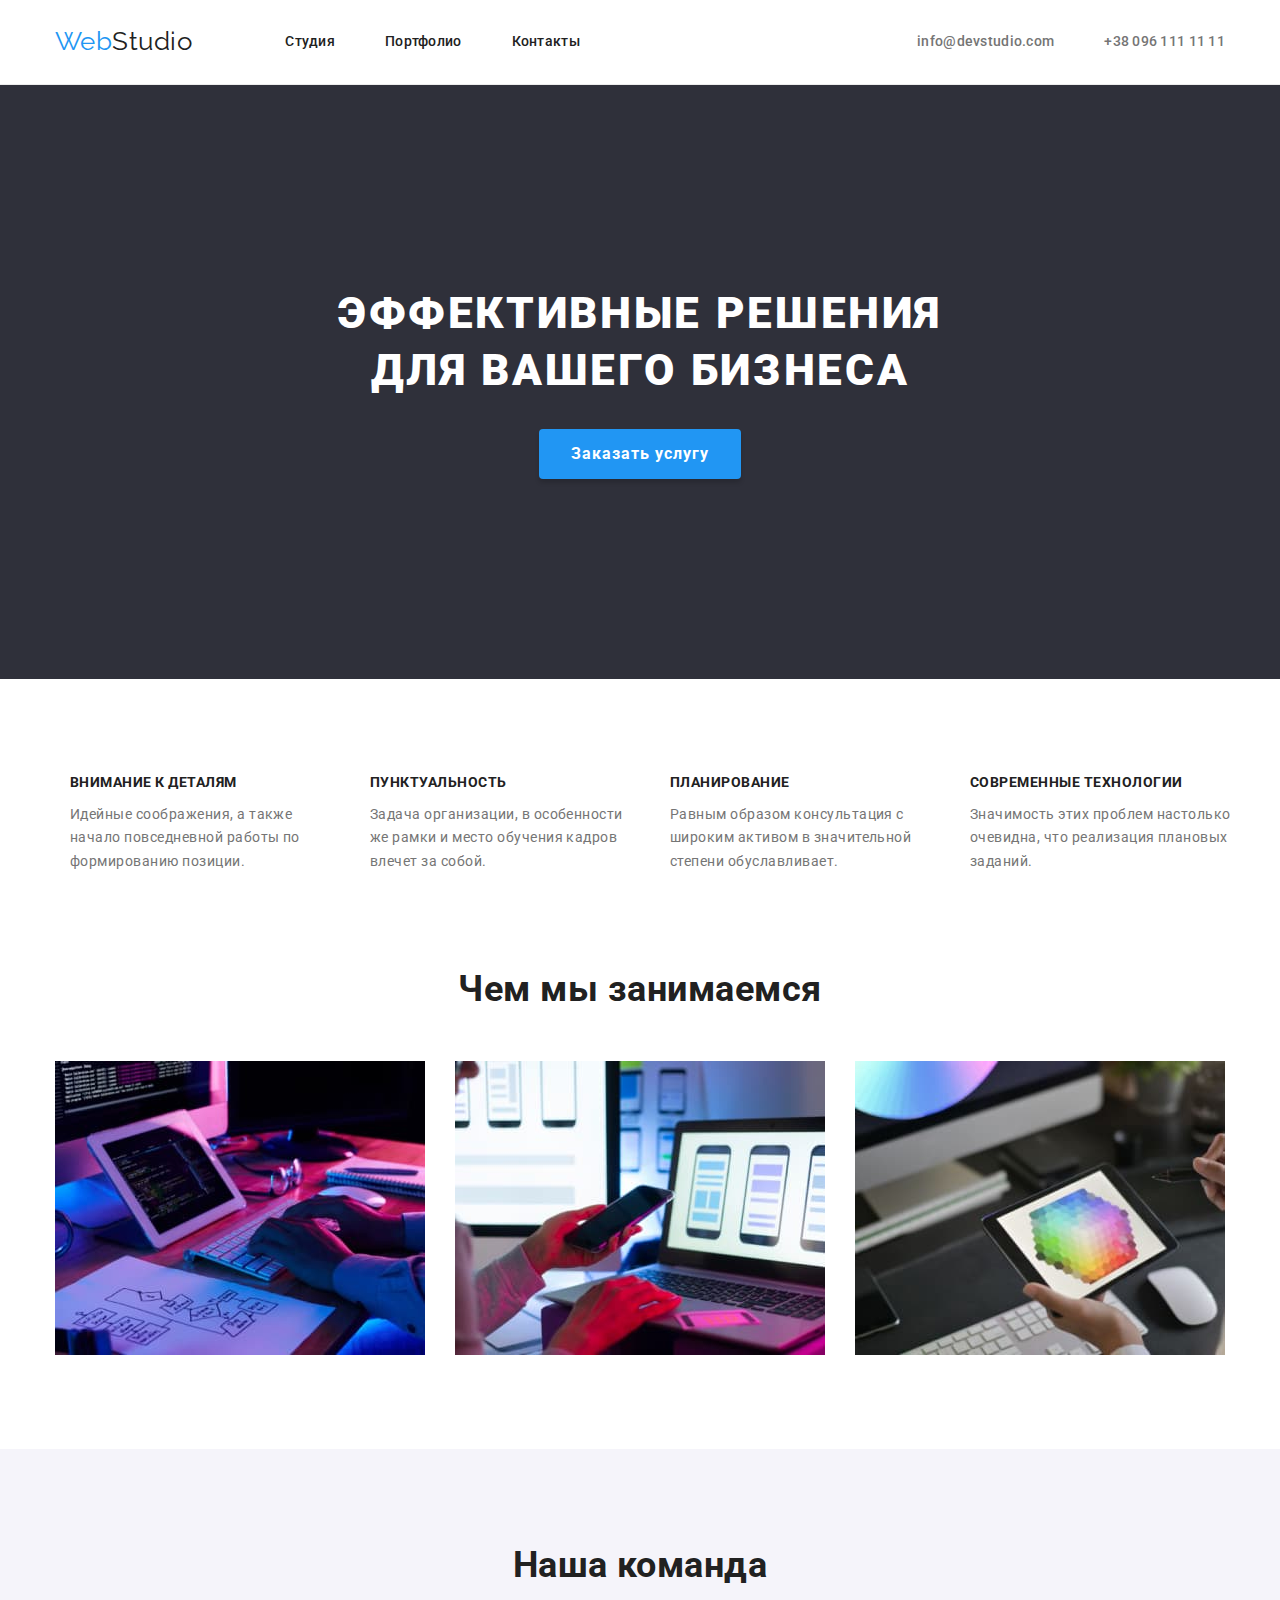
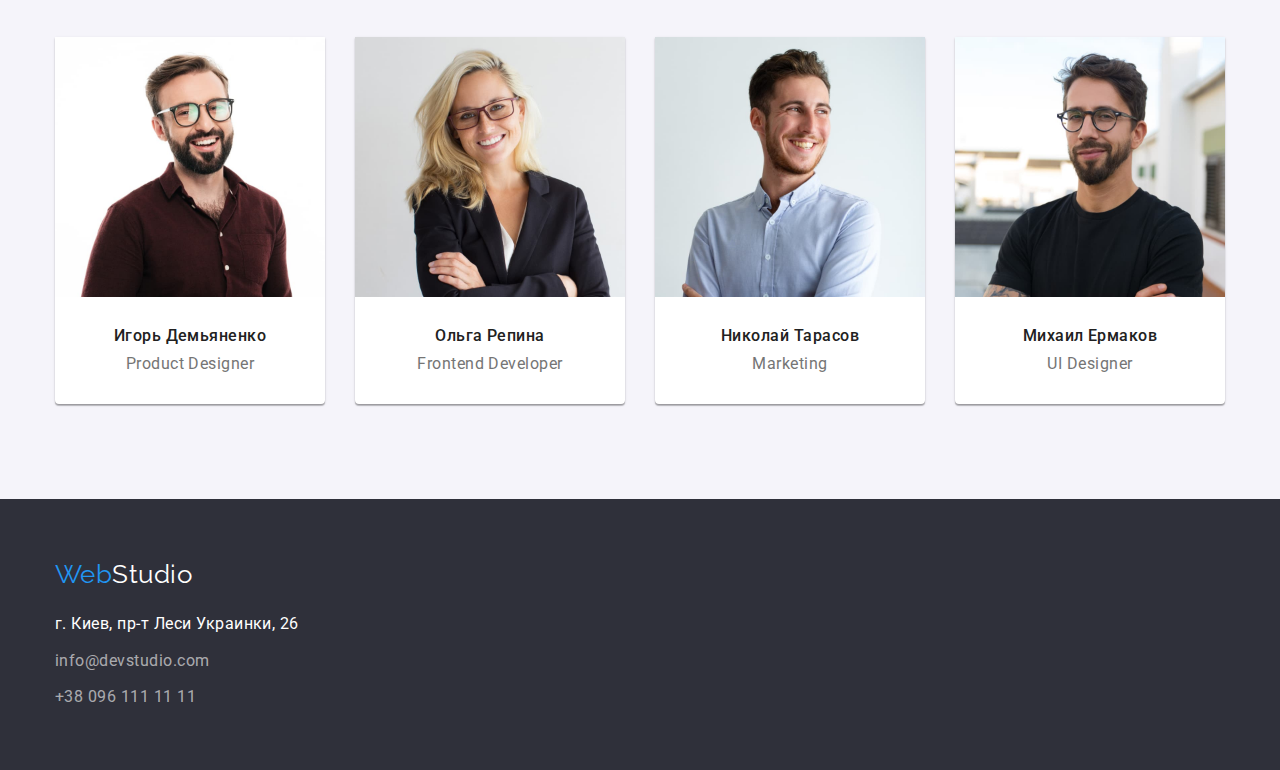
<file: index.html>
<!DOCTYPE html>
<html lang="ru">
  <head>
    <meta charset="UTF-8" />
    <meta http-equiv="X-UA-Compatible" content="IE=edge" />
    <meta name="viewport" content="width=device-width, initial-scale=1.0" />
    <title>Document</title>
    <link rel="preconnect" href="https://fonts.googleapis.com" />
    <link rel="preconnect" href="https://fonts.gstatic.com" crossorigin />
    <link
      href="https://fonts.googleapis.com/css2?family=Raleway:wght@700&family=Roboto:wght@400;500;700;900&display=swap"
      rel="stylesheet"
    />
    <link
      rel="stylesheet"
      href="https://cdnjs.cloudflare.com/ajax/libs/modern-normalize/1.1.0/modern-normalize.min.css"
    />
    <link rel="stylesheet" href="css/styles.css" />
  </head>
  <body class="page">
    <!--Шапка сайта-->
    <header class="page-header">
      <div class="container main-nav">
        <nav class="main-nav">
          <a href="/index.html" class="logo"
            >Web<span class="logo-title">Studio</span></a
          >
          <ul class="site-nav list">
            <li class="item"><a href="index.html">Студия</a></li>
            <li class="item"><a href="portfolio.html">Портфолио</a></li>
            <li class="item"><a href="">Контакты</a></li>
          </ul>
        </nav>
        <ul class="contakt list">
          <li class="item">
            <a href="mailto:info@devstudio.com">info@devstudio.com</a>
          </li>
          <li class="item">
            <a href="tel:+380961111111">+38 096 111 11 11</a>
          </li>
        </ul>
      </div>
    </header>
    <!--main-->
    <main>
      <!--Герой-->
      <section class="hero">
        <h1 class="hero-title">Эффективные решения для вашего бизнеса</h1>
        <button type="button" class="button primary">Заказать услугу</button>
      </section>
      <!--Особенности-->
      <section class="section peculiarity">
        <div class="container">
          <h2 class="section-none">Особенности</h2>
          <ul class="peculiarity list">
            <li class="item">
              <h3 class="title">Внимание к деталям</h3>
              <p class="title-text">
                Идейные соображения, а также начало повседневной работы по
                формированию позиции.
              </p>
            </li>
            <li class="item">
              <h3 class="title">Пунктуальность</h3>
              <p class="title-text">
                Задача организации, в особенности же рамки и место обучения
                кадров влечет за собой.
              </p>
            </li>
            <li class="item">
              <h3 class="title">Планирование</h3>
              <p class="title-text">
                Равным образом консультация с широким активом в значительной
                степени обуславливает.
              </p>
            </li>
            <li class="item">
              <h3 class="title">Современные технологии</h3>
              <p class="title-text">
                Значимость этих проблем настолько очевидна, что реализация
                плановых заданий.
              </p>
            </li>
          </ul>
        </div>
      </section>
      <!--Чем мы занимаемся-->
      <section class="section what">
        <div class="container">
          <h2 class="section-title">Чем мы занимаемся</h2>
          <ul class="what-img list">
            <li>
              <img src="./images/img_1.jpg" alt="Пишеться код" width="370" />
            </li>
            <li>
              <img
                src="./images/img_2.jpg"
                alt="Розробка додатку"
                width="370"
              />
            </li>
            <li>
              <img src="./images/img_3.jpg" alt="Вибирає колір" width="370" />
            </li>
          </ul>
        </div>
      </section>
      <!--Наша команда-->
      <section class="section commands">
        <div class="container">
          <h2 class="section-title">Наша команда</h2>
          <ul class="command list">
            <li class="item">
              <img src="./images/1.jpg" alt="Игорь Демьяненко" width="270" />
              <div class="name">
                <h3 class="team">Игорь Демьяненко</h3>
                <p class="team-text">Product Designer</p>
              </div>
            </li>
            <li class="item">
              <img src="./images/2.jpg" alt="Ольга Репина" width="270" />
              <div class="name">
                <h3 class="team">Ольга Репина</h3>
                <p class="team-text">Frontend Developer</p>
              </div>
            </li>
            <li class="item">
              <img src="./images/3.jpg" alt="Николай Тарасов" width="270" />
              <div class="name">
                <h3 class="team">Николай Тарасов</h3>
                <p class="team-text">Marketing</p>
              </div>
            </li>
            <li class="item">
              <img src="./images/4.jpg" alt="Михаил Ермаков" width="270" />
              <div class="name">
                <h3 class="team">Михаил Ермаков</h3>
                <p class="team-text">UI Designer</p>
              </div>
            </li>
          </ul>
        </div>
      </section>
    </main>
    <!--Підвал-->
    <footer class="footer">
      <div class="container">
        <a href="/index.html" class="logo"
          >Web<span class="logo-title">Studio</span></a
        >
        <address class="address">
          <ul class="list">
            <li class="add">
              <a
                href="https://goo.gl/maps/4YWWPyWF16ZQ9Hfj6"
                target="_blank"
                rel="noopener noreferrer"
                class="coords"
                >г. Киев, пр-т Леси Украинки, 26</a
              >
            </li>
            <li class="mail">
              <a href="mailto:info@devstudio.com" class="contact"
                >info@devstudio.com</a
              >
            </li>
            <li class="tel">
              <a href="tel:+380961111111" class="contact">+38 096 111 11 11</a>
            </li>
          </ul>
        </address>
      </div>
    </footer>
  </body>
</html>
</file>
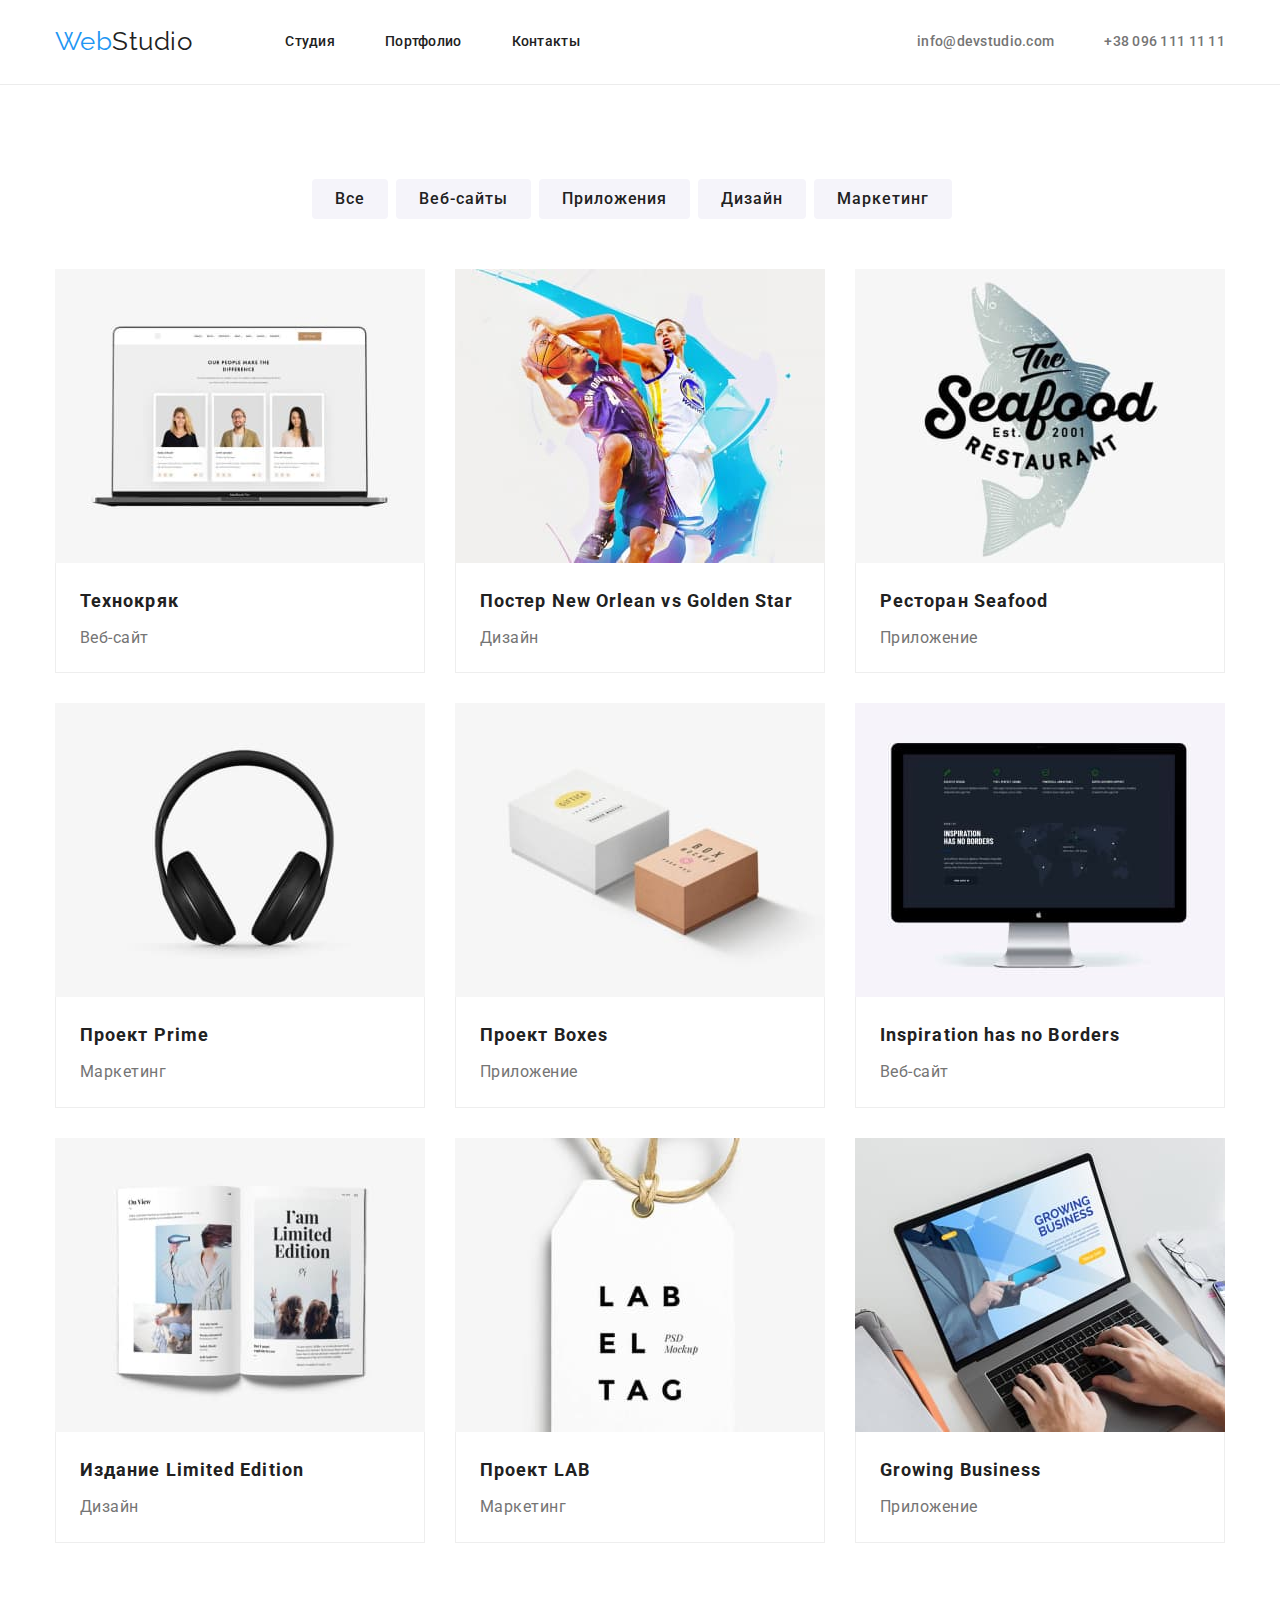
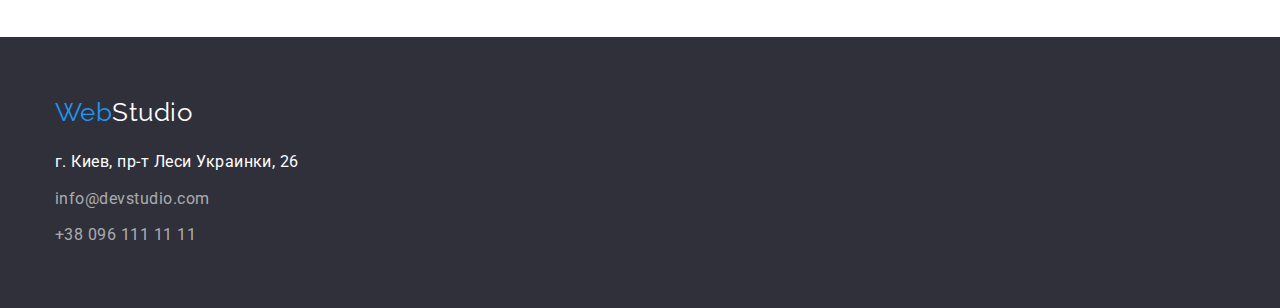
<file: portfolio.html>
<!DOCTYPE html>
<html lang="ru">
  <head>
    <meta charset="UTF-8" />
    <meta http-equiv="X-UA-Compatible" content="IE=edge" />
    <meta name="viewport" content="width=device-width, initial-scale=1.0" />
    <title>Document</title>
    <link rel="preconnect" href="https://fonts.googleapis.com" />
    <link rel="preconnect" href="https://fonts.gstatic.com" crossorigin />
    <link
      href="https://fonts.googleapis.com/css2?family=Raleway:wght@700&family=Roboto:wght@400;500;700;900&display=swap"
      rel="stylesheet"
    />
    <link
      rel="stylesheet"
      href="https://cdnjs.cloudflare.com/ajax/libs/modern-normalize/1.1.0/modern-normalize.min.css"
    />
    <link rel="stylesheet" href="css/styles.css" />
  </head>
  <body class="page">
    <!--Шапка сайта-->
    <header class="page-header">
      <div class="container main-nav">
        <nav class="main-nav">
          <a href="/index.html" class="logo"
            >Web<span class="logo-title">Studio</span></a
          >
          <ul class="site-nav list">
            <li class="item"><a href="index.html">Студия</a></li>
            <li class="item"><a href="portfolio.html">Портфолио</a></li>
            <li class="item"><a href="">Контакты</a></li>
          </ul>
        </nav>
        <ul class="contakt list">
          <li class="item">
            <a href="mailto:info@devstudio.com">info@devstudio.com</a>
          </li>
          <li class="item">
            <a href="tel:+380961111111">+38 096 111 11 11</a>
          </li>
        </ul>
      </div>
    </header>
    <!--main-->
    <main>
      <section class="section portfolio">
        <div class="container">
          <h1 class="section-none">Портфолио</h1>
          <!--Фільтри-->
          <ul class="filter list">
            <li>
              <button type="button" class="button secondary filter">Все</button>
            </li>
            <li>
              <button type="button" class="button secondary filter list">
                Веб-сайты
              </button>
            </li>
            <li>
              <button type="button" class="button secondary filter">
                Приложения
              </button>
            </li>
            <li>
              <button type="button" class="button secondary filter">
                Дизайн
              </button>
            </li>
            <li>
              <button type="button" class="button secondary filter">
                Маркетинг
              </button>
            </li>
          </ul>
          <!--групи портфоліо-->
          <ul class="flex-conteiner list">
            <li class="flex-element">
              <img
                src="./images/5p.jpg"
                alt="Технокряк"
                width="370"
                height="294"
              />
              <div class="description">
                <h2 class="images-text">Технокряк</h2>
                <p class="image-indent">Веб-сайт</p>
              </div>
            </li>
            <li class="flex-element">
              <img
                src="./images/6p.jpg"
                alt="Постер New Orlean vs Golden Star"
                width="370"
                height="294"
              />
              <div class="description">
                <h2 class="images-text">Постер New Orlean vs Golden Star</h2>
                <p class="image-indent">Дизайн</p>
              </div>
            </li>
            <li class="flex-element">
              <img
                src="./images/7p.jpg"
                alt="Ресторан Seafood"
                width="370"
                height="294"
              />
              <div class="description">
                <h2 class="images-text">Ресторан Seafood</h2>
                <p class="image-indent">Приложение</p>
              </div>
            </li>
            <li class="flex-element">
              <img
                src="./images/8p.jpg"
                alt="Проект Prime"
                width="370"
                height="294"
              />
              <div class="description">
                <h2 class="images-text">Проект Prime</h2>
                <p class="image-indent">Маркетинг</p>
              </div>
            </li>
            <li class="flex-element">
              <img
                src="./images/9p.jpg"
                alt="Проект Boxes"
                width="370"
                height="294"
              />
              <div class="description">
                <h2 class="images-text">Проект Boxes</h2>
                <p class="image-indent">Приложение</p>
              </div>
            </li>
            <li class="flex-element">
              <img
                src="./images/10p.jpg"
                alt="Inspiration has no Borders"
                width="370"
                height="294"
              />
              <div class="description">
                <h2 class="images-text">Inspiration has no Borders</h2>
                <p class="image-indent">Веб-сайт</p>
              </div>
            </li>
            <li class="flex-element">
              <img
                src="./images/11p.jpg"
                alt="Издание Limited Edition"
                width="370"
                height="294"
              />
              <div class="description">
                <h2 class="images-text">Издание Limited Edition</h2>
                <p class="image-indent">Дизайн</p>
              </div>
            </li>
            <li class="flex-element">
              <img
                src="./images/12p.jpg"
                alt="Проект LAB"
                width="370"
                height="294"
              />
              <div class="description">
                <h2 class="images-text">Проект LAB</h2>
                <p class="image-indent">Маркетинг</p>
              </div>
            </li>
            <li class="flex-element">
              <img
                src="./images/13p.jpg"
                alt="Growing Business"
                width="370"
                height="294"
              />
              <div class="description">
                <h2 class="images-text">Growing Business</h2>
                <p class="image-indent">Приложение</p>
              </div>
            </li>
          </ul>
        </div>
      </section>
    </main>
    <!--Підвал-->
    <footer class="footer">
      <div class="container">
        <a href="/index.html" class="logo"
          >Web<span class="logo-title">Studio</span></a
        >
        <address class="address">
          <ul class="filt list">
            <li class="add">
              <a
                href="https://goo.gl/maps/4YWWPyWF16ZQ9Hfj6"
                target="_blank"
                rel="noopener noreferrer"
                class="coords"
                >г. Киев, пр-т Леси Украинки, 26</a
              >
            </li>
            <li class="mail">
              <a href="mailto:info@devstudio.com" class="contact"
                >info@devstudio.com</a
              >
            </li>
            <li class="tel">
              <a href="tel:+380961111111" class="contact">+38 096 111 11 11</a>
            </li>
          </ul>
        </address>
      </div>
    </footer>
  </body>
</html>
</file>
<file: css/styles.css>
/* /* основний чорний колір тексту #212121 /* */
/* /* другорядний сірий колір тексту #757575/* */
/* /*  синій акцент #2196F3 /* */

/* /*  білий колір фона #FFFFFF /* */
/* другорядний колір фона #F5F4FA */
:root {
  --primary-text-color: #212121;
  --title-text-color: #757575;
  --accent-color: #2196f3;
  --primary-white-color: #ffffff;
}
.page {
  font-family: Roboto, sans-serif;
  letter-spacing: 0.03em;
  background-color: #ffffff;
  color: #757575;
}

.container {
  width: 1200px;
  padding-left: 15px;
  padding-right: 15px;
  margin-left: auto;
  margin-right: auto;
}
h1,
h2,
h3,
h4,
p,
ul {
  margin-bottom: 0;
  margin-top: 0;
}
img {
  display: block;
  max-width: 100%;
}

.page-header {
  background-color: var(--primary-white-color);
  border-bottom: 1px solid #ececec;
}
.main-nav {
  display: flex;
  align-items: center;
}
/* logo */
.logo {
  font-family: Raleway, cursive;
  font-size: 26px;
  line-height: 1.19;
  color: var(--accent-color);
  text-decoration: none;
}
.logo-title {
  color: var(--primary-text-color);
}

.list {
  padding: 0;
  margin: 0;
  list-style: none;
}
/* site nav */
.site-nav {
  display: flex;
  margin-left: 93px;
}
.site-nav .item + .item {
  margin-left: 50px;
}

.site-nav a {
  color: var(--primary-text-color);
  font-family: inherit;
  font-weight: 500;
  font-size: 14px;
  line-height: 1.4;
  letter-spacing: 0.02em;
  text-decoration: none;

  padding-top: 32px;
  padding-bottom: 32px;
  display: block;
}
.site-nav a:hover,
.site-nav a:focus {
  color: var(--accent-color);
}
.contakt {
  display: flex;
  margin-left: auto;
}
.contakt .item + .item {
  margin-left: 50px;
}

.contakt a {
  color: var(--title-text-color);
  font-weight: 500;
  font-size: 14px;
  line-height: 1.4;
  letter-spacing: 0.02em;
  text-decoration: none;
}
.contakt a:hover,
.contakt a:focus {
  color: var(--accent-color);
}
/* hero */
.hero {
  background-color: #2f303a;
  align-items: center;
  text-align: center;
  padding-bottom: 200px;
  padding-top: 200px;
}
.hero-title {
  margin-bottom: 30px;
  width: 696px;
  margin-left: auto;
  margin-right: auto;
  font-weight: 900;
  font-size: 44px;
  line-height: 1.3;
  text-align: center;
  letter-spacing: 0.06em;
  text-transform: uppercase;
  color: var(--primary-white-color);
}
/* button */
.button {
  font-family: inherit;
  font-style: normal;
  font-weight: 700;
  font-size: 16px;
  line-height: 1.8;
  letter-spacing: 0.06em;
  color: var(--primary-text-color);
  background-color: var(--primary-white-color);
  cursor: pointer;
  border-radius: 4px;
}
.button.primary {
  background-color: var(--accent-color);
  color: var(--primary-white-color);
  border: 0;
}
.button.secondary {
  background-color: var(--primary-white-color);
  color: var(--primary-text-color);
  background: #f5f4fa;
  border-radius: 4px;
  font-weight: 500;
  font-size: 16px;
  line-height: 1.62;
  padding: 6px 22px;
  border: 1px solid transparent;
  margin-bottom: 0;
}

.button.secondary:hover,
.button.secondary:focus {
  color: var(--primary-white-color);
  background-color: var(--accent-color);
}
.hero .button.primary {
  min-width: 200px;
  min-height: 50px;
  padding: 10px 32px;
  box-shadow: 0px 4px 4px rgba(0, 0, 0, 0.15);
}
.secondary:hover {
  background-color: var(--primary-white-color);
  color: var(--accent-color);
}
/* section */
.section-title {
  color: var(--primary-text-color);
  font-weight: 700;
  font-size: 36px;
  line-height: 1.19;
  text-align: center;
  margin-bottom: 50px;
}
/* ocoбености */
.section-none {
  display: none;
}
.section.peculiarity {
  padding-top: 94px;
  padding-bottom: 94px;
}
.peculiarity {
  display: flex;
  flex-wrap: wrap;
  margin-right: -30px;
}
.peculiarity .item {
  margin-right: 30px;
  flex-basis: calc(100% / 4 - 30px);
}
.peculiarity .item:nth-child(4) {
  margin-right: 0;
}
.peculiarity .title {
  color: var(--primary-text-color);
  font-size: 14px;
  font-weight: 700;
  font-size: 14px;
  line-height: 1.4;
  text-transform: uppercase;

  margin-bottom: 10px;
}

.title-text {
  color: var(--title-text-color);
  list-style: none;
  font-weight: 400;
  font-size: 14px;
  line-height: 1.7;
  /* width: 270px;
  height: 75px; */
}
/* чем ми занимаемся */
.section.what {
  padding-bottom: 94px;
}
.what-img {
  display: flex;
  flex-wrap: wrap;
  flex-basis: calc(100% / 3 - 30px);
}
.what-img li + li {
  margin-left: 30px;
}
/* команда */
.team {
  font-weight: 500;
  font-size: 16px;
  line-height: 1.18;
  color: #212121;
  margin-bottom: 10px;
}
.team-text {
  font-weight: 400;
  font-size: 16px;
  line-height: 1.18;
  color: var(--title-text-color);
}
.name {
  padding-top: 30px;
  padding-bottom: 30px;
}
.commands {
  background-color: #f5f4fa;
  padding-top: 95px;
  padding-bottom: 95px;
}
.command {
  display: flex;
  margin-right: -30px;
}
.command .item {
  background-color: var(--primary-white-color);
  box-shadow: 0px 1px 3px rgb(0 0 0 / 12%), 0px 1px 1px rgb(0 0 0 / 14%),
    0px 2px 1px rgb(0 0 0 / 20%);
  border-radius: 0px 0px 4px 4px;
  flex-wrap: wrap;
  flex-basis: calc(100% / 4 - 30px);
  margin-right: 30px;
  text-align: center;
}
/* футер */
.footer {
  background-color: #2f303a;
  padding-top: 60px;
  padding-bottom: 60px;
}
.footer .logo {
  display: inline-block;
  margin-bottom: 20px;
}

.footer .logo-title {
  color: var(--primary-white-color);
}
.address a {
  display: inline-block;
  text-decoration: none;
}

.address .coords {
  color: var(--primary-white-color);
  font-style: normal;
  line-height: 1.71;
}

.address .contact {
  color: rgba(255, 255, 255, 0.6);
  font-style: normal;
  line-height: 1.71;
}
.address .contact:hover,
.address .contact:focus {
  color: var(--accent-color);
}
.add {
  margin-bottom: 9px;
}
.mail {
  margin-bottom: 9px;
}

/* portfolio */
/* button filter */

.filter {
  display: flex;
  justify-content: center;
  margin-bottom: 50px;
  margin-right: 8px;
}

/* групи портфоліо */
.images-text {
  font-weight: 700;
  font-size: 18px;
  line-height: 2;
  letter-spacing: 0.06em;
  color: #212121;
  margin-bottom: 4px;
}
.image-indent {
  font-weight: 400;
  font-size: 16px;
  line-height: 1.87;
  color: #757575;
}
.section.portfolio {
  padding-top: 94px;
  padding-bottom: 94px;
}

.flex-conteiner {
  display: flex;
  flex-wrap: wrap;
  width: 1200;
  margin: -15px -15px;
}
.flex-element {
  flex-basis: calc((100% - 90px) / 3);
  margin: 15px 15px;
}

.description {
  padding: 20px 24px;
  border-left: 1px solid #eeeeee;
  border-right: 1px solid #eeeeee;
  border-bottom: 1px solid #eeeeee;
}
</file>
